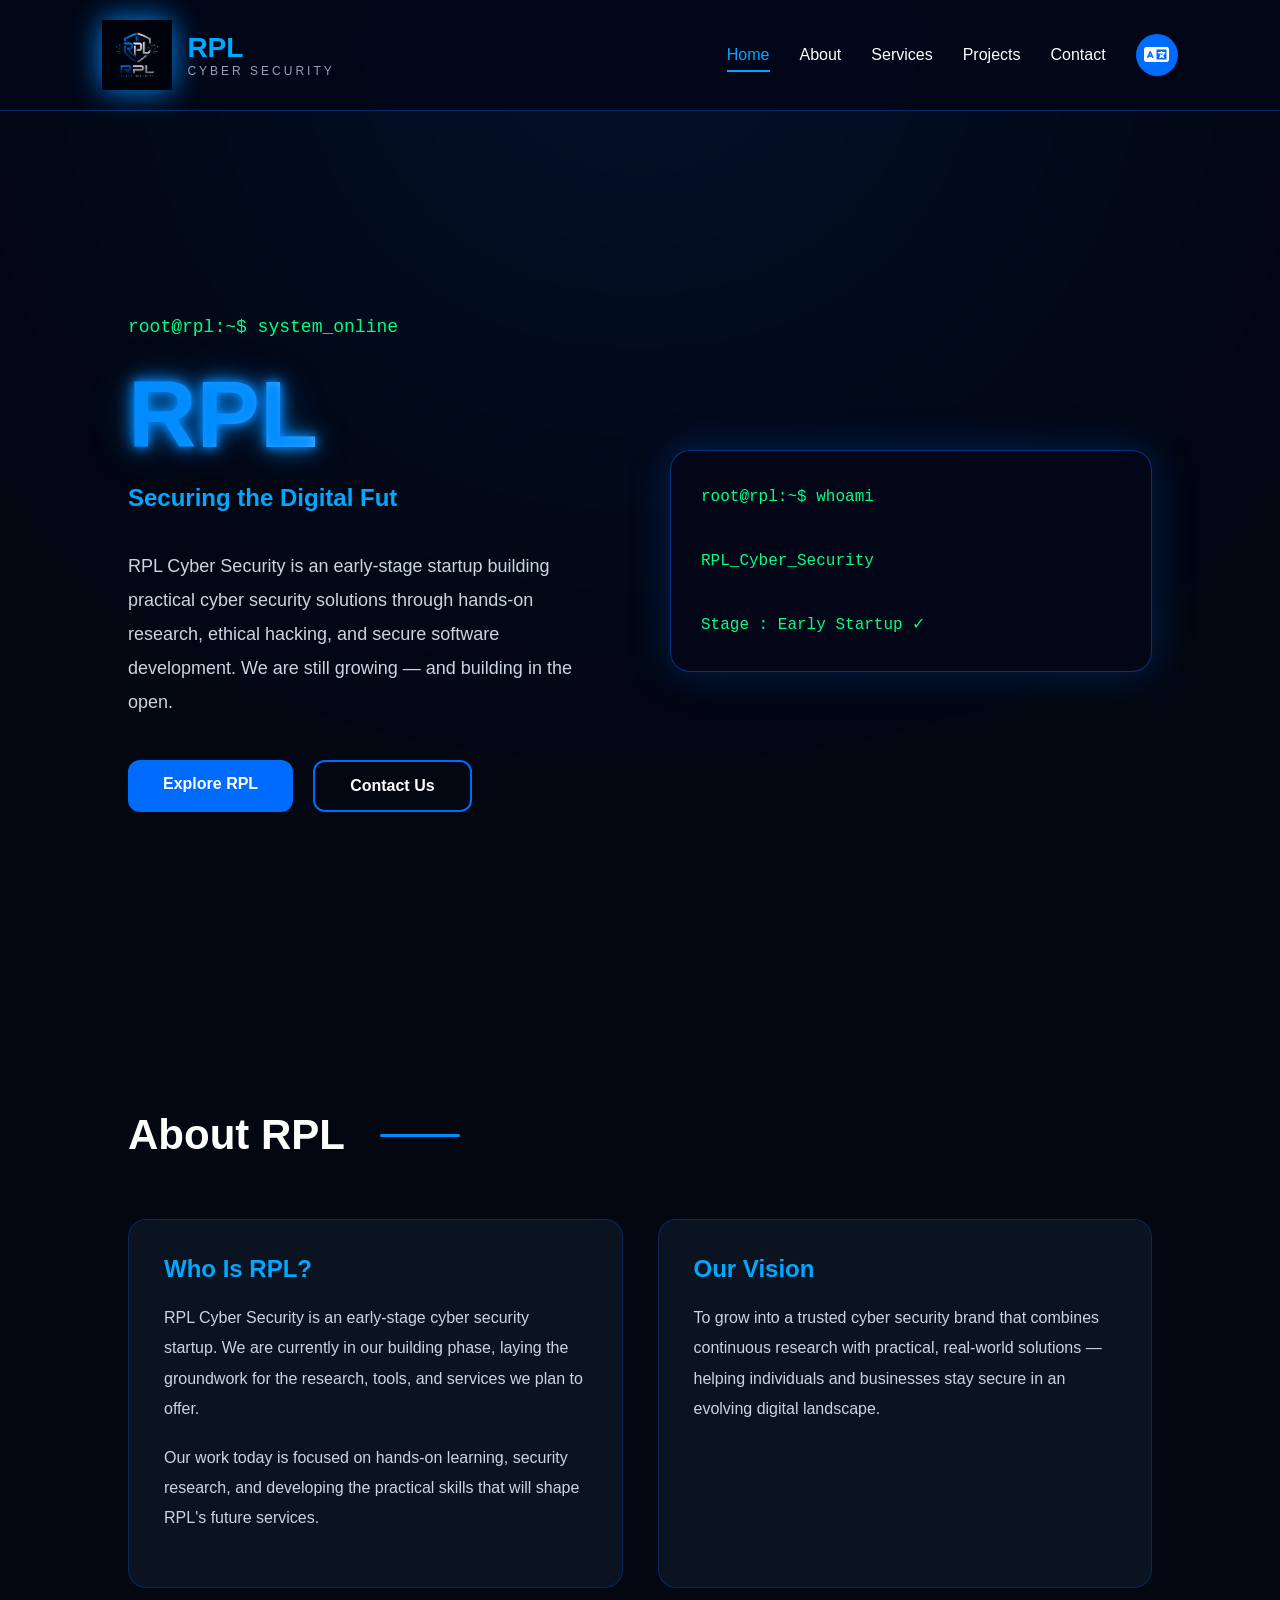
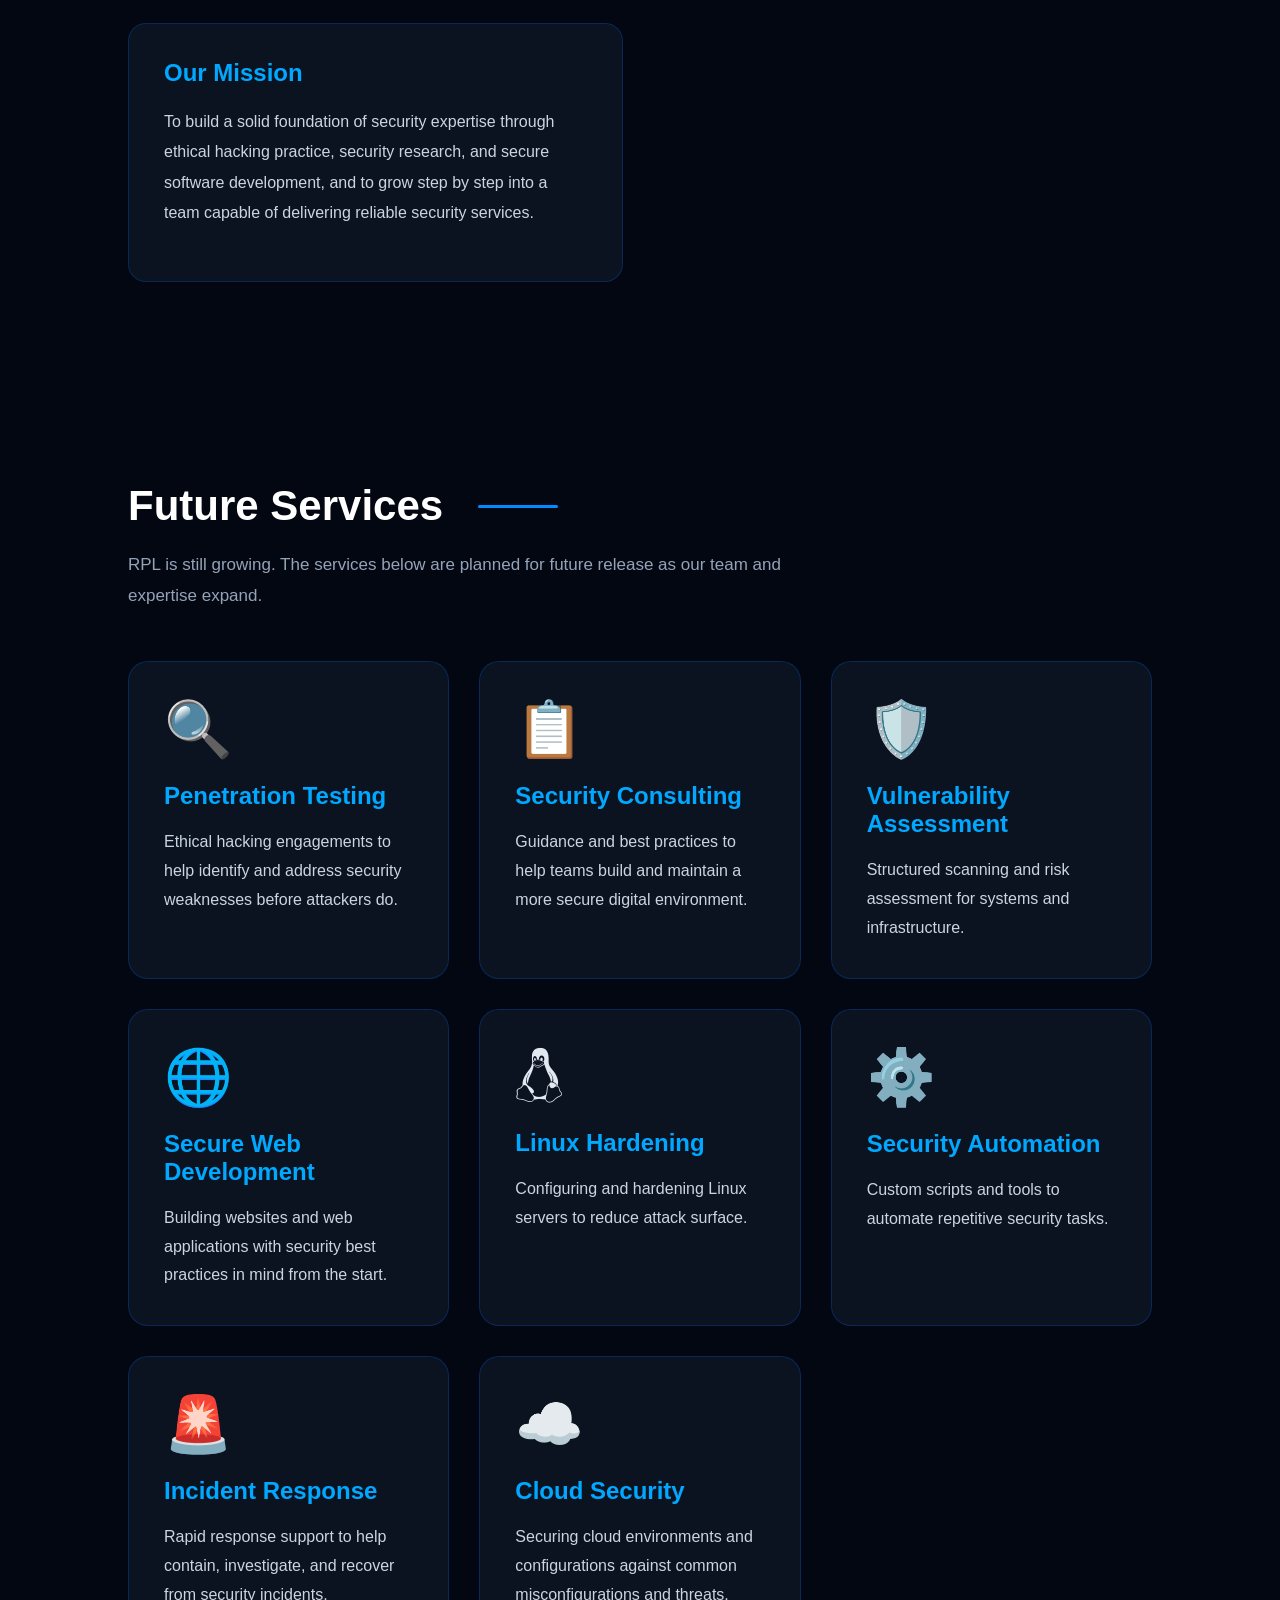
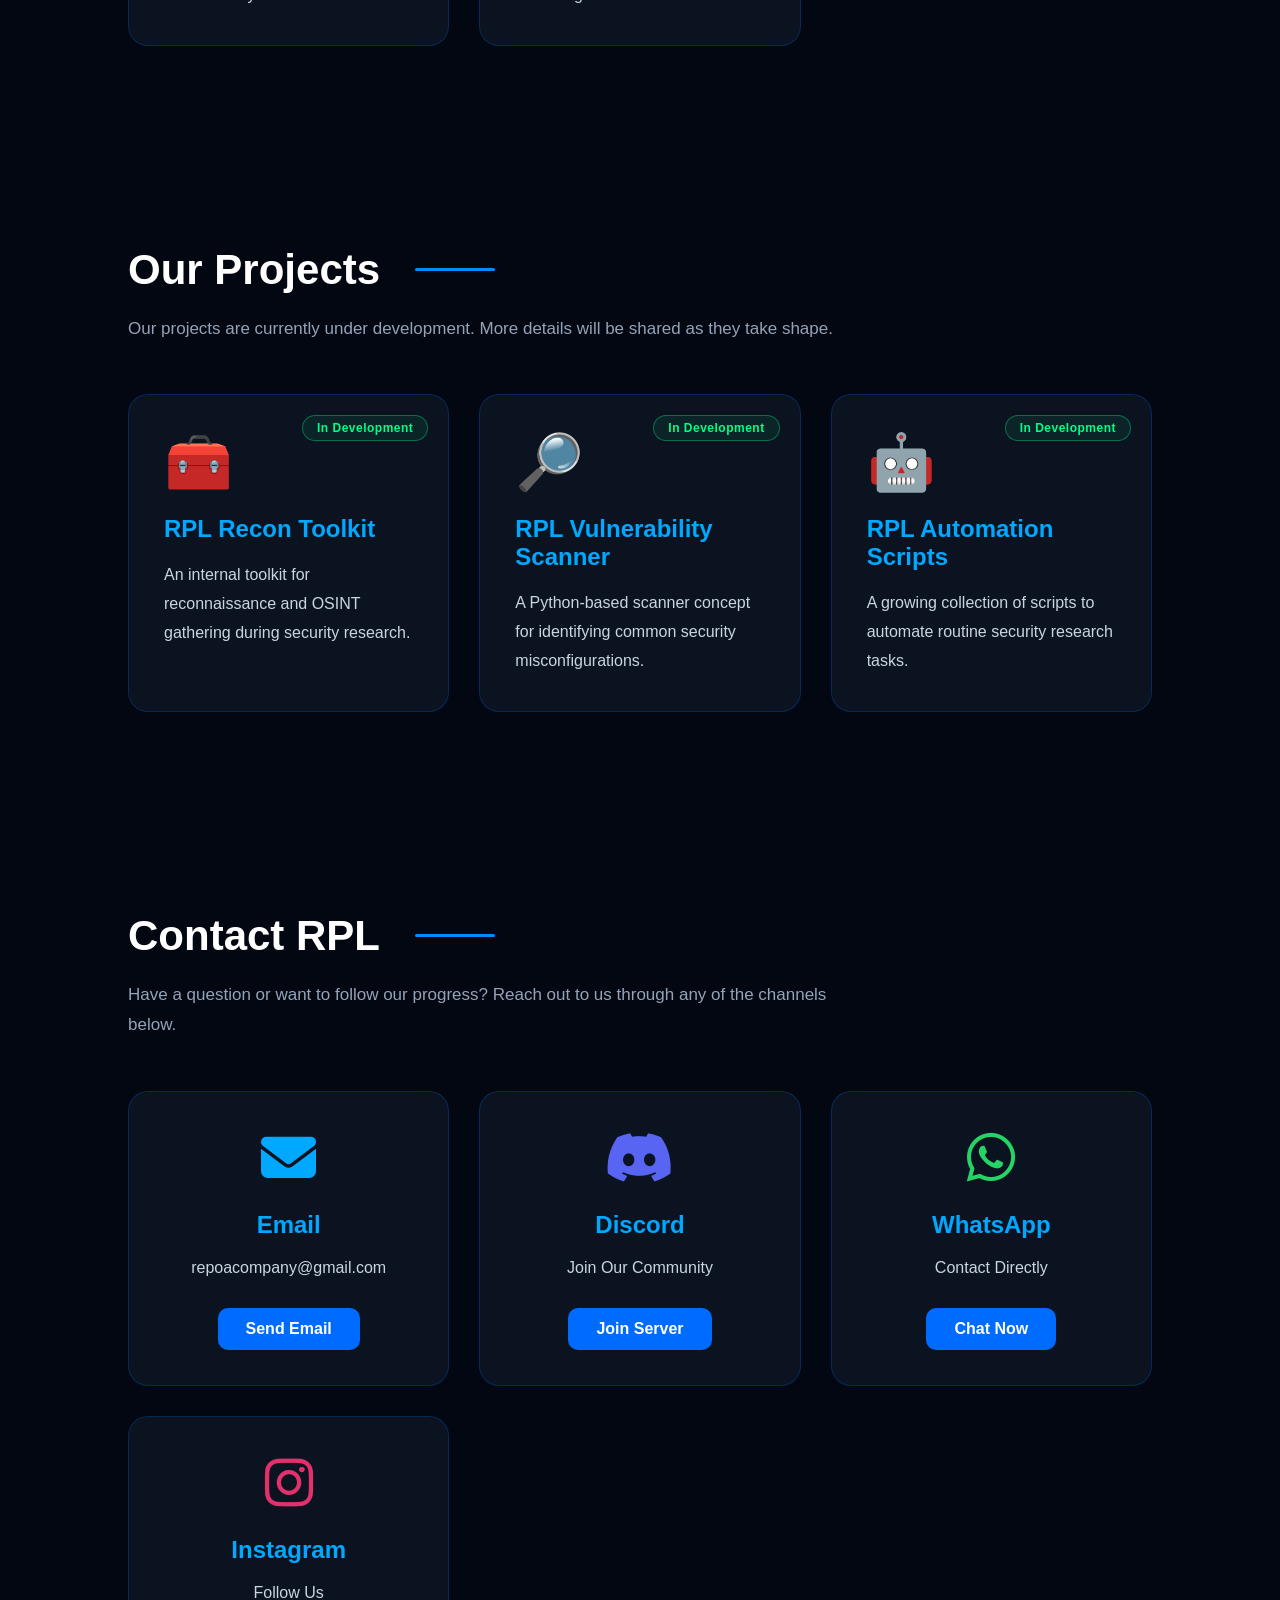
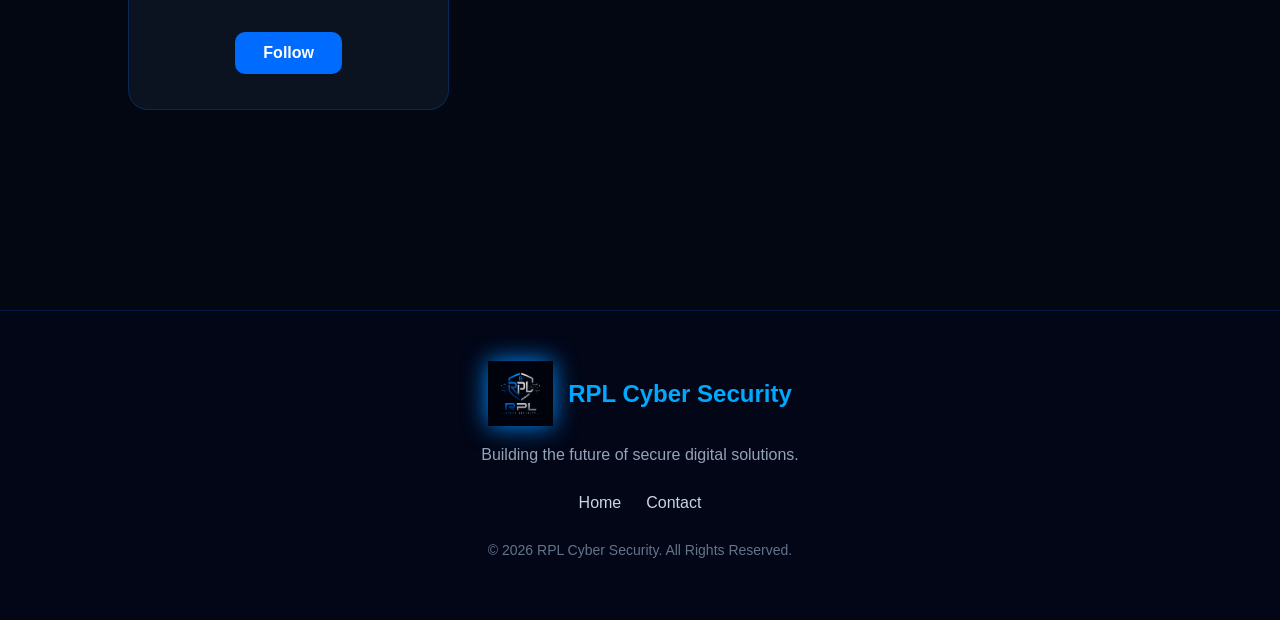
<file: index.html>
<!DOCTYPE html>
<html lang="en" dir="ltr">

<head>

<meta charset="UTF-8">
<meta name="viewport" content="width=device-width, initial-scale=1.0">

<title>RPL Cyber Security | Securing the Digital Future</title>

<meta name="description"
content="RPL Cyber Security is an early-stage cyber security startup building practical security solutions through research, ethical hacking, and secure software development.">

<meta name="keywords"
content="Cyber Security Startup, Security Research, Ethical Hacking, Penetration Testing, Linux Infrastructure, Network Security, Secure Software Development">

<meta name="author"
content="RPL Cyber Security">

<!-- Security headers (best-effort via meta; real HTTP headers should also be set at the hosting/CDN level, see notes at the end of this file) -->
<meta http-equiv="Content-Security-Policy"
content="default-src 'self'; style-src 'self' 'unsafe-inline' https://fonts.googleapis.com https://cdnjs.cloudflare.com; font-src 'self' https://fonts.gstatic.com https://cdnjs.cloudflare.com; img-src 'self' data:; script-src 'self'; connect-src 'self'; frame-ancestors 'none'; base-uri 'self'; form-action 'self'; object-src 'none'; upgrade-insecure-requests">
<meta name="referrer" content="strict-origin-when-cross-origin">
<meta http-equiv="X-Content-Type-Options" content="nosniff">

<link rel="icon"
href="RPL.png">

<meta property="og:title"
content="RPL Cyber Security | Securing the Digital Future">

<meta property="og:description"
content="An early-stage cyber security startup building practical security solutions through research, ethical hacking, and secure software development.">

<meta property="og:image"
content="RPL.png">

<meta property="og:type"
content="website">

<meta property="og:url"
content="https://itreppo.github.io/rpl/">

<link rel="preconnect"
href="https://fonts.googleapis.com">

<link rel="preconnect"
href="https://fonts.gstatic.com"
crossorigin>

<link href="https://fonts.googleapis.com/css2?family=Orbitron:wght@500;700&family=Inter:wght@300;400;500;600;700&display=swap"
rel="stylesheet">

<link rel="stylesheet"
href="style.css">

<link rel="stylesheet"
href="https://cdnjs.cloudflare.com/ajax/libs/font-awesome/6.5.1/css/all.min.css"
crossorigin="anonymous"
referrerpolicy="no-referrer">

</head>

<body>

<!-- Loader -->

<div class="loader">

<img src="RPL.png"
alt="RPL Logo">

<h2>

RPL CYBER SECURITY

</h2>

<p data-lang="loader_text">

Initializing Secure Environment...

</p>

</div>

<!-- Header -->

<header>

<div class="logo">

<img src="RPL.png"
alt="Logo">

<div>

<h2>

RPL

</h2>

<p>

CYBER SECURITY

</p>

</div>

</div>

<nav>

    <a href="#home" data-lang="nav_home">Home</a>

    <a href="#about" data-lang="nav_about">About</a>

    <a href="#services" data-lang="nav_services">Services</a>

    <a href="#projects" data-lang="nav_projects">Projects</a>

    <a href="#contact" data-lang="nav_contact">Contact</a>

    <button id="langBtn" aria-label="Change language" title="Change language">
        <i class="fa-solid fa-language"></i>
    </button>

</nav>

</header>

<!-- Hero -->

<section
class="hero"
id="home">

<div class="hero-left">

<p class="terminal" data-lang="hero_terminal">

root@rpl:~$ system_online

</p>

<h1>

RPL

</h1>

<h2 id="typing">

Securing the Digital Future

</h2>

<p data-lang="hero_desc">

RPL Cyber Security is an early-stage startup building
practical cyber security solutions through hands-on
research, ethical hacking, and secure software
development. We are still growing — and building in
the open.

</p>

<div class="hero-buttons">

<a href="#about"
class="btn"
data-lang="btn_explore">

Explore RPL

</a>

<a href="#contact"
class="btn outline"
data-lang="btn_contact">

Contact Us

</a>

</div>

</div>

<div class="hero-right">

<div class="terminal-box">

<pre id="terminal">

root@rpl:~$ whoami

RPL_Cyber_Security

root@rpl:~$ status

██████████████

Stage : Early Startup

Focus : Research & Build

System : Secure ✓

</pre>

</div>

</div>

</section>

<!-- ================= ABOUT ================= -->

<section id="about">

    <div class="section-title">

        <h2 data-lang="about_title">About RPL</h2>

    </div>

    <div class="about-container">

        <div class="about-card">

            <h3 data-lang="about_who_title">Who Is RPL?</h3>

            <p data-lang="about_who_p1">

                RPL Cyber Security is an early-stage cyber
                security startup. We are currently in our
                building phase, laying the groundwork for the
                research, tools, and services we plan to offer.

            </p>

            <p data-lang="about_who_p2">

                Our work today is focused on hands-on learning,
                security research, and developing the practical
                skills that will shape RPL's future services.

            </p>

        </div>

        <div class="about-card">

            <h3 data-lang="about_vision_title">Our Vision</h3>

            <p data-lang="about_vision_p1">

                To grow into a trusted cyber security brand that
                combines continuous research with practical,
                real-world solutions — helping individuals and
                businesses stay secure in an evolving digital
                landscape.

            </p>

        </div>

        <div class="about-card">

            <h3 data-lang="about_mission_title">Our Mission</h3>

            <p data-lang="about_mission_p1">

                To build a solid foundation of security expertise
                through ethical hacking practice, security
                research, and secure software development, and
                to grow step by step into a team capable of
                delivering reliable security services.

            </p>

        </div>

    </div>

</section>


<!-- ================= SERVICES ================= -->

<section id="services">

    <div class="section-title">

        <h2 data-lang="services_title">Future Services</h2>

    </div>

    <p class="section-subtitle" data-lang="services_subtitle">

        RPL is still growing. The services below are planned
        for future release as our team and expertise expand.

    </p>

    <div class="services-grid">

        <div class="service-card">

            <div class="icon">

                🔍

            </div>

            <h3 data-lang="service1_title">

                Penetration Testing

            </h3>

            <p data-lang="service1_desc">

                Ethical hacking engagements to help identify and
                address security weaknesses before attackers do.

            </p>

        </div>

        <div class="service-card">

            <div class="icon">

                📋

            </div>

            <h3 data-lang="service2_title">

                Security Consulting

            </h3>

            <p data-lang="service2_desc">

                Guidance and best practices to help teams build
                and maintain a more secure digital environment.

            </p>

        </div>

        <div class="service-card">

            <div class="icon">

                🛡️

            </div>

            <h3 data-lang="service3_title">

                Vulnerability Assessment

            </h3>

            <p data-lang="service3_desc">

                Structured scanning and risk assessment for
                systems and infrastructure.

            </p>

        </div>

        <div class="service-card">

            <div class="icon">

                🌐

            </div>

            <h3 data-lang="service4_title">

                Secure Web Development

            </h3>

            <p data-lang="service4_desc">

                Building websites and web applications with
                security best practices in mind from the start.

            </p>

        </div>

        <div class="service-card">

            <div class="icon icon-linux">

                <i class="fa-brands fa-linux"></i>

            </div>

            <h3 data-lang="service5_title">

                Linux Hardening

            </h3>

            <p data-lang="service5_desc">

                Configuring and hardening Linux servers to
                reduce attack surface.

            </p>

        </div>

        <div class="service-card">

            <div class="icon">

                ⚙️

            </div>

            <h3 data-lang="service6_title">

                Security Automation

            </h3>

            <p data-lang="service6_desc">

                Custom scripts and tools to automate repetitive
                security tasks.

            </p>

        </div>

        <div class="service-card">

            <div class="icon">

                🚨

            </div>

            <h3 data-lang="service7_title">

                Incident Response

            </h3>

            <p data-lang="service7_desc">

                Rapid response support to help contain, investigate,
                and recover from security incidents.

            </p>

        </div>

        <div class="service-card">

            <div class="icon">

                ☁️

            </div>

            <h3 data-lang="service8_title">

                Cloud Security

            </h3>

            <p data-lang="service8_desc">

                Securing cloud environments and configurations
                against common misconfigurations and threats.

            </p>

        </div>

    </div>

</section>

<!-- ================= PROJECTS ================= -->

<section id="projects">

    <div class="section-title">

        <h2 data-lang="projects_title">Our Projects</h2>

    </div>

    <p class="section-subtitle" data-lang="projects_subtitle">

        Our projects are currently under development. More
        details will be shared as they take shape.

    </p>

    <div class="services-grid">

        <div class="service-card">

            <span class="coming-soon status-dev" data-lang="status_dev">In Development</span>

            <div class="icon">

                🧰

            </div>

            <h3 data-lang="project1_title">RPL Recon Toolkit</h3>

            <p data-lang="project1_desc">An internal toolkit for reconnaissance and OSINT gathering during security research.</p>

        </div>

        <div class="service-card">

            <span class="coming-soon status-dev" data-lang="status_dev">In Development</span>

            <div class="icon">

                🔎

            </div>

            <h3 data-lang="project2_title">RPL Vulnerability Scanner</h3>

            <p data-lang="project2_desc">A Python-based scanner concept for identifying common security misconfigurations.</p>

        </div>

        <div class="service-card">

            <span class="coming-soon status-dev" data-lang="status_dev">In Development</span>

            <div class="icon">

                🤖

            </div>

            <h3 data-lang="project3_title">RPL Automation Scripts</h3>

            <p data-lang="project3_desc">A growing collection of scripts to automate routine security research tasks.</p>

        </div>

    </div>

</section>

<!-- ================= CONTACT ================= -->

<section id="contact">

    <div class="section-title">

        <h2 data-lang="contact_title">Contact RPL</h2>

    </div>

    <p class="section-subtitle" data-lang="contact_subtitle">

        Have a question or want to follow our progress? Reach
        out to us through any of the channels below.

    </p>

    <div class="contact-grid">

        <div class="contact-card">

            <div class="contact-icon icon-email">

                <i class="fa-solid fa-envelope"></i>

            </div>

            <h3 data-lang="contact_email_title">

                Email

            </h3>

            <p>

                repoacompany@gmail.com

            </p>

            <a href="mailto:repoacompany@gmail.com"
               data-lang="btn_send_email">

                Send Email

            </a>

        </div>



        <div class="contact-card">

            <div class="contact-icon icon-discord">

                <i class="fa-brands fa-discord"></i>

            </div>

            <h3 data-lang="contact_discord_title">

                Discord

            </h3>

            <p data-lang="contact_discord_desc">

                Join Our Community

            </p>

            <a href="https://discord.gg/FKMPZngNMP"
               target="_blank"
               rel="noopener noreferrer"
               data-lang="btn_join_server">

                Join Server

            </a>

        </div>



        <div class="contact-card">

            <div class="contact-icon icon-whatsapp">

                <i class="fa-brands fa-whatsapp"></i>

            </div>

            <h3 data-lang="contact_whatsapp_title">

                WhatsApp

            </h3>

            <p data-lang="contact_whatsapp_desc">

                Contact Directly

            </p>

            <a href="https://wa.me/201203408153"
               target="_blank"
               rel="noopener noreferrer"
               data-lang="btn_chat_now">

                Chat Now

            </a>

        </div>



        <div class="contact-card">

            <div class="contact-icon icon-instagram">

                <i class="fa-brands fa-instagram"></i>

            </div>

            <h3 data-lang="contact_instagram_title">

                Instagram

            </h3>

            <p data-lang="contact_instagram_desc">

                Follow Us

            </p>

            <a href="https://instagram.com/repoacompany"
               target="_blank"
               rel="noopener noreferrer"
               data-lang="btn_follow_now">

                Follow

            </a>

        </div>

    </div>

</section>

<!-- ================= BACK TO TOP ================= -->

<button id="topBtn">

    ↑

</button>

<!-- ================= FOOTER ================= -->

<footer>

    <div class="footer-logo">

        <img src="RPL.png"
             alt="RPL Logo">

        <h2>

            RPL Cyber Security

        </h2>

    </div>

    <p data-lang="footer_desc">

        Building the future of secure digital solutions.

    </p>

    <div class="footer-links">

        <a href="#home" data-lang="footer_home">

            Home

        </a>

        <a href="#contact" data-lang="footer_contact">

            Contact

        </a>

    </div>

    <p class="copyright">

        © <span id="year"></span> RPL Cyber Security.
        <span data-lang="footer_rights">All Rights Reserved.</span>

    </p>

</footer>

<!-- ================= JAVASCRIPT ================= -->

<script src="script.js"></script>

</body>

</html>
</file>
<file: style.css>
/* =========================
   RPL CYBER SECURITY V2
========================= */

*{
    margin:0;
    padding:0;
    box-sizing:border-box;
}

html{
    scroll-behavior:smooth;
}

/* =========================
   THEME VARIABLES
   Dark mode = default (matches the original design 1:1)
   Light mode = [data-theme="light"] override
========================= */

:root{

    --bg-body:#030712;
    --bg-deep:#020617;
    --bg-card:#0b1220;
    --bg-card2:#08101d;

    --text-main:#ffffff;
    --text-muted:#94a3b8;
    --text-secondary:#cbd5e1;
    --text-tertiary:#e2e8f0;
    --text-faint:#64748b;

    --header-bg:rgba(2,6,23,.85);

    --accent:#006cff;
    --accent-text:#00a8ff;
    --terminal-green:#00ff88;
    --hero-gradient-end:#ffffff;

    --shine:rgba(255,255,255,.05);
    --shine-strong:rgba(255,255,255,.3);

    --glow-opacity:.18;
    --card-border-alpha:.25;

}

body{

    background:var(--bg-body);
    color:var(--text-main);

    font-family:'Inter',sans-serif;

    overflow-x:hidden;

    transition:background-color .4s ease, color .4s ease;

}

/* Scrollbar */

::-webkit-scrollbar{

    width:8px;

}

::-webkit-scrollbar-track{

    background:var(--bg-deep);

}

::-webkit-scrollbar-thumb{

    background:var(--accent);
    border-radius:20px;

}

::-webkit-scrollbar-thumb:hover{

    background:#0095ff;

}

/* Background Glow */

body::before{

    content:"";

    position:fixed;

    width:650px;
    height:650px;

    border-radius:50%;

    background:var(--accent);

    filter:blur(220px);

    opacity:var(--glow-opacity);

    left:50%;
    top:-320px;

    transform:translateX(-50%);

    z-index:-2;

}

/* Loader */

.loader{

    position:fixed;

    inset:0;

    background:var(--bg-deep);

    display:flex;

    justify-content:center;
    align-items:center;

    flex-direction:column;

    z-index:99999;

    animation:loaderHide 2.5s forwards;

}

.loader img{

    width:130px;

    filter:drop-shadow(0 0 30px #008cff);

    animation:logoFloat 2s infinite;

}

.loader h2{

    margin:20px 0;

    color:var(--accent-text);

    font-family:'Orbitron',sans-serif;

}

.loader p{

    color:var(--text-muted);

}

@keyframes logoFloat{

    0%,100%{

        transform:translateY(0);

    }

    50%{

        transform:translateY(-10px);

    }

}

@keyframes loaderHide{

    0%,80%{

        opacity:1;

    }

    100%{

        opacity:0;
        visibility:hidden;

    }

} 

/* =========================
        HEADER
========================= */

header{

    position:sticky;

    top:0;

    width:100%;

    padding:20px 8%;

    display:flex;

    justify-content:space-between;

    align-items:center;

    background:var(--header-bg);

    backdrop-filter:blur(15px);

    border-bottom:1px solid rgba(0,108,255,.35);

    z-index:999;

}

.logo{

    display:flex;

    align-items:center;

    gap:15px;

}

.logo img{

    width:70px;

    height:70px;

    object-fit:contain;

    filter:drop-shadow(0 0 15px #008cff);

}

.logo h2{

    font-family:'Orbitron',sans-serif;

    color:var(--accent-text);

    font-size:28px;

}

.logo p{

    color:var(--text-muted);

    font-size:12px;

    letter-spacing:3px;

}

/* Navigation */

nav{

    display:flex;

    align-items:center;

    gap:30px;

}

nav a{

    color:var(--text-main);

    text-decoration:none;

    transition:.3s;

    font-weight:500;

    position:relative;

}

nav a::after{

    content:"";

    position:absolute;

    left:0;

    bottom:-8px;

    width:0;

    height:2px;

    background:var(--accent-text);

    transition:.3s;

}

nav a:hover{

    color:var(--accent-text);

}

nav a:hover::after{

    width:100%;

}

/* =========================
        HERO
========================= */

.hero{

    min-height:100vh;

    display:grid;

    grid-template-columns:1fr 1fr;

    align-items:center;

    gap:60px;

    padding:80px 10%;

}

.hero-left{

    animation:fadeLeft 1s;

}

.hero-left .terminal{

    color:var(--terminal-green);

    font-family:monospace;

    margin-bottom:15px;

}

.hero-left h1{

    font-family:'Orbitron',sans-serif;

    font-size:95px;

    background:linear-gradient(90deg,#008cff,var(--hero-gradient-end));

    -webkit-background-clip:text;

    color:transparent;

    margin-bottom:15px;

}

.hero-left h2{

    color:var(--accent-text);

    margin-bottom:25px;

    min-height:40px;

}

.hero-left p{

    color:var(--text-secondary);

    line-height:1.9;

    font-size:18px;

}

.hero-buttons{

    display:flex;

    gap:20px;

    margin-top:40px;

}

.btn{

    padding:15px 35px;

    border-radius:12px;

    background:var(--accent);

    color:white;

    text-decoration:none;

    transition:.3s;

    font-weight:600;

}

.btn:hover{

    transform:translateY(-6px);

    box-shadow:0 0 25px #006cff;

}

.outline{

    background:transparent;

    border:2px solid var(--accent);

}

.outline:hover{

    background:var(--accent);

}

.hero-right{

    display:flex;

    justify-content:center;

}

.terminal-box{

    width:100%;

    max-width:520px;

    background:var(--bg-deep);

    border:1px solid rgba(0,108,255,.45);

    border-radius:20px;

    padding:30px;

    box-shadow:0 0 40px rgba(0,108,255,.25);

}

.terminal-box pre{

    color:var(--terminal-green);

    font-family:Consolas,monospace;

    line-height:2;

    white-space:pre-wrap;

}

/* Animations */

@keyframes fadeLeft{

    from{

        opacity:0;

        transform:translateX(-40px);

    }

    to{

        opacity:1;

        transform:translateX(0);

    }

}

/* =========================
      SECTION TITLE
========================= */

section{

    padding:100px 10%;

}

.section-title{

    display:flex;

    align-items:center;

    gap:20px;

    margin-bottom:60px;

}

.section-title h2{

    font-size:42px;

    color:var(--text-main);

    font-family:'Orbitron',sans-serif;

}

/* =========================
      SECTION SUBTITLE
========================= */

.section-subtitle{

    color:var(--text-muted);

    font-size:17px;

    line-height:1.8;

    max-width:720px;

    margin-top:-40px;

    margin-bottom:50px;

}

/* =========================
        ABOUT
========================= */

.about-container{

    display:grid;

    grid-template-columns:repeat(auto-fit,minmax(320px,1fr));

    gap:35px;

}

.about-card{

    background:var(--bg-card);

    border:1px solid rgba(0,108,255,var(--card-border-alpha));

    border-radius:18px;

    padding:35px;

    transition:.35s;

}

.about-card:hover{

    transform:translateY(-10px);

    border-color:#008cff;

    box-shadow:0 0 25px rgba(0,140,255,.25);

}

.about-card h3{

    color:var(--accent-text);

    margin-bottom:20px;

    font-size:24px;

}

.about-card p{

    color:var(--text-secondary);

    line-height:1.9;

    margin-bottom:18px;

}

.about-card ul{

    list-style:none;

}

.about-card li{

    margin:15px 0;

    color:var(--text-tertiary);

}

/* =========================
        SKILLS
========================= */

.skills-grid{

    display:grid;

    grid-template-columns:repeat(auto-fit,minmax(270px,1fr));

    gap:30px;

}

.skill-card{

    background:var(--bg-card);

    border:1px solid rgba(0,108,255,var(--card-border-alpha));

    border-radius:20px;

    padding:35px;

    transition:.35s;

}

.skill-card:hover{

    transform:translateY(-12px);

    border-color:#00a8ff;

    box-shadow:0 0 30px rgba(0,140,255,.25);

}

.skill-card .icon{

    font-size:55px;

    margin-bottom:20px;

}

.skill-card h3{

    color:var(--accent-text);

    margin-bottom:18px;

    font-size:24px;

}

.skill-card p{

    color:var(--text-secondary);

    line-height:1.8;

}

/* =========================
        SERVICES
========================= */

.services-grid{

    display:grid;

    grid-template-columns:repeat(auto-fit,minmax(270px,1fr));

    gap:30px;

}

.service-card{

    position:relative;

    background:var(--bg-card);

    border:1px solid rgba(0,108,255,var(--card-border-alpha));

    border-radius:20px;

    padding:35px;

    transition:.35s;

}

.coming-soon{

    position:absolute;

    top:20px;

    right:20px;

    padding:5px 14px;

    border-radius:30px;

    font-size:12px;

    font-weight:600;

    letter-spacing:.5px;

    color:var(--accent-text);

    background:rgba(0,108,255,.12);

    border:1px solid rgba(0,108,255,.4);

}

.coming-soon.status-dev{

    color:var(--terminal-green);

    background:rgba(0,255,136,.08);

    border-color:rgba(0,255,136,.35);

}

.service-card:hover{

    transform:translateY(-12px);

    border-color:#00a8ff;

    box-shadow:0 0 30px rgba(0,140,255,.25);

}

.service-card .icon{

    font-size:55px;

    margin-bottom:20px;

}

.service-card h3{

    color:var(--accent-text);

    margin-bottom:18px;

    font-size:24px;

}

.service-card p{

    color:var(--text-secondary);

    line-height:1.8;

}

/* =========================
        ROADMAP
========================= */

.roadmap-grid{

    display:grid;

    grid-template-columns:repeat(auto-fit,minmax(270px,1fr));

    gap:30px;

}

.roadmap-card{

    position:relative;

    background:var(--bg-card);

    border:1px solid rgba(0,108,255,var(--card-border-alpha));

    border-left:3px solid var(--accent);

    border-radius:20px;

    padding:35px;

    transition:.35s;

}

.roadmap-card:hover{

    transform:translateY(-8px);

    border-color:#00a8ff;

    box-shadow:0 0 25px rgba(0,140,255,.2);

}

.roadmap-card h3{

    color:var(--accent-text);

    margin:16px 0 12px;

    font-size:22px;

}

.roadmap-card p{

    color:var(--text-secondary);

    line-height:1.8;

}

.roadmap-status{

    display:inline-block;

    padding:5px 14px;

    border-radius:30px;

    font-size:12px;

    font-weight:600;

    letter-spacing:.5px;

}

.status-progress{

    color:var(--terminal-green);

    background:rgba(0,255,136,.08);

    border:1px solid rgba(0,255,136,.35);

}

.status-planned{

    color:var(--text-muted);

    background:rgba(148,163,184,.1);

    border:1px solid rgba(148,163,184,.3);

}

/* =========================
        CONTACT
========================= */

.contact-grid{

    display:grid;

    grid-template-columns:repeat(auto-fit,minmax(270px,1fr));

    gap:30px;

}

.contact-card{

    background:var(--bg-card);

    border:1px solid rgba(0,108,255,var(--card-border-alpha));

    border-radius:20px;

    padding:35px;

    text-align:center;

    transition:.35s;

}

.contact-card:hover{

    transform:translateY(-12px);

    border-color:#00a8ff;

    box-shadow:0 0 30px rgba(0,140,255,.25);

}

.contact-icon{

    font-size:55px;

    margin-bottom:20px;

    transition:.3s;

}

.contact-icon i,
.skill-card .icon i,
.service-card .icon i{

    font-size:inherit;

}

/* Brand colors for contact icons */

.icon-email{ color:var(--accent-text); }
.icon-discord{ color:#5865F2; }
.icon-whatsapp{ color:#25D366; }
.icon-instagram{ color:#E1306C; }

.contact-card:hover .contact-icon{

    transform:scale(1.12) translateY(-4px);

}

/* Brand colors for expertise/services icons */

.icon-linux{ color:var(--text-tertiary); }
.icon-python{ color:#3776AB; }

.contact-card h3{

    color:var(--accent-text);

    margin-bottom:15px;

    font-size:24px;

}

.contact-card p{

    color:var(--text-secondary);

    margin-bottom:25px;

    line-height:1.8;

}

.contact-card a{

    display:inline-block;

    text-decoration:none;

    background:var(--accent);

    color:#fff;

    padding:12px 28px;

    border-radius:10px;

    transition:.3s;

    font-weight:600;

}

.contact-card a:hover{

    background:#008cff;

    transform:translateY(-3px);

}

/* =========================
        TOP BUTTON
========================= */

#topBtn{

    position:fixed;

    bottom:30px;

    right:30px;

    width:55px;

    height:55px;

    border:none;

    border-radius:50%;

    background:var(--accent);

    color:#fff;

    font-size:22px;

    cursor:pointer;

    display:none;

    transition:.3s;

    box-shadow:0 0 20px rgba(0,108,255,.45);

    z-index:999;

}

#topBtn:hover{

    transform:translateY(-6px);

    background:#008cff;

}

/* =========================
          FOOTER
========================= */

footer{

    margin-top:100px;

    padding:50px 10%;

    text-align:center;

    border-top:1px solid rgba(0,108,255,.2);

    background:var(--bg-deep);

}

.footer-logo{

    display:flex;

    justify-content:center;

    align-items:center;

    gap:15px;

    margin-bottom:20px;

}

.footer-logo img{

    width:65px;

    filter:drop-shadow(0 0 12px #008cff);

}

.footer-logo h2{

    font-family:'Orbitron',sans-serif;

    color:var(--accent-text);

}

footer p{

    color:var(--text-muted);

    margin:12px 0;

}

.footer-links{

    display:flex;

    justify-content:center;

    gap:25px;

    margin:30px 0;

    flex-wrap:wrap;

}

.footer-links a{

    text-decoration:none;

    color:var(--text-secondary);

    transition:.3s;

}

.footer-links a:hover{

    color:var(--accent-text);

}

.copyright{

    margin-top:25px;

    font-size:14px;

    color:var(--text-faint);

}

/* =========================
      RESPONSIVE DESIGN
========================= */

@media (max-width:1100px){

.hero{

    grid-template-columns:1fr;

    text-align:center;

    gap:60px;

}

.hero-left{

    order:2;

}

.hero-right{

    order:1;

}

.hero-buttons{

    justify-content:center;

}

.hero-left h1{

    font-size:70px;

}

header{

    flex-direction:column;

    gap:20px;

}

nav{

    flex-wrap:wrap;

    justify-content:center;

}

}

@media (max-width:768px){

section{

    padding:80px 7%;

}

.logo{

    flex-direction:column;

    text-align:center;

}

.logo img{

    width:60px;

}

.logo h2{

    font-size:24px;

}

nav{

    gap:15px;

}

nav a{

    font-size:15px;

}

.hero{

    padding-top:150px;

}

.hero-left h1{

    font-size:55px;

}

.hero-left h2{

    font-size:24px;

}

.hero-left p{

    font-size:16px;

}

.hero-buttons{

    flex-direction:column;

    align-items:center;

}

.btn{

    width:220px;

    text-align:center;

}

.section-title{

    flex-direction:column;

    text-align:center;

}

.section-title h2{

    font-size:34px;

}

.about-container,

.skills-grid,

.services-grid,

.roadmap-grid,

.contact-grid{

    grid-template-columns:1fr;

}

.coming-soon{

    position:static;

    display:inline-block;

    margin-bottom:15px;

}

.terminal-box{

    padding:20px;

}

.terminal-box pre{

    font-size:14px;

}

}

@media (max-width:480px){

body{

    font-size:15px;

}

.hero-left h1{

    font-size:42px;

}

.hero-left h2{

    font-size:20px;

}

.hero-left p{

    font-size:15px;

}

.logo img{

    width:50px;

}

.logo h2{

    font-size:20px;

}

nav{

    gap:10px;

}

nav a{

    font-size:14px;

}

.skill-card,

.service-card,

.contact-card{

    padding:25px;

}

.footer-links{

    flex-direction:column;

    gap:15px;

}

#topBtn{

    width:45px;

    height:45px;

    right:20px;

    bottom:20px;

}

}

/* =========================
      SCROLL ANIMATIONS
========================= */

.fade-up{

    opacity:0;

    transform:translateY(60px);

    transition:all .8s ease;

}

.fade-up.show{

    opacity:1;

    transform:translateY(0);

}

.fade-left{

    opacity:0;

    transform:translateX(-60px);

    transition:all .8s ease;

}

.fade-left.show{

    opacity:1;

    transform:translateX(0);

}

.fade-right{

    opacity:0;

    transform:translateX(60px);

    transition:all .8s ease;

}

.fade-right.show{

    opacity:1;

    transform:translateX(0);

}

/* =========================
      HOVER EFFECTS
========================= */

.skill-card,
.service-card,
.contact-card,
.about-card{

    position:relative;

    overflow:hidden;

}

.skill-card::before,
.service-card::before,
.contact-card::before,
.about-card::before{

    content:"";

    position:absolute;

    top:0;

    left:-100%;

    width:100%;

    height:100%;

    background:linear-gradient(
        120deg,
        transparent,
        var(--shine),
        transparent
    );

    transition:.8s;

}

.skill-card:hover::before,
.service-card:hover::before,
.contact-card:hover::before,
.about-card:hover::before{

    left:100%;

}

/* =========================
        GLOW
========================= */

.hero h1{

    text-shadow:
    0 0 10px #008cff,
    0 0 20px #008cff,
    0 0 40px rgba(0,140,255,.35);

}

.logo img:hover{

    transform:rotate(6deg) scale(1.05);

    transition:.4s;

}

/* =========================
      BUTTON EFFECT
========================= */

.btn{

    position:relative;

    overflow:hidden;

}

.btn::after{

    content:"";

    position:absolute;

    left:-120%;

    top:0;

    width:120%;

    height:100%;

    background:linear-gradient(
        90deg,
        transparent,
        var(--shine-strong),
        transparent
    );

    transition:.6s;

}

.btn:hover::after{

    left:120%;

}

/* =========================
      TERMINAL
========================= */

.terminal-box{

    animation:terminalFloat 4s ease-in-out infinite;

}

@keyframes terminalFloat{

    0%{

        transform:translateY(0);

    }

    50%{

        transform:translateY(-10px);

    }

    100%{

        transform:translateY(0);

    }

}

/* =========================
      SELECTION
========================= */

::selection{

    background:#008cff;

    color:white;

}

/* =========================
      FINAL EFFECTS
========================= */

/* Smooth image animation */

img{

    user-select:none;

    -webkit-user-drag:none;

    transition:.35s;

}

/* Links */

a{

    transition:.3s;

}

/* Better focus */

button,
a{

    outline:none;

}

/* Small glow */

.skill-card:hover,
.service-card:hover,
.contact-card:hover,
.about-card:hover{

    box-shadow:
    0 0 15px rgba(0,108,255,.20),
    0 0 35px rgba(0,108,255,.18);

}

/* Glass */

header{

    backdrop-filter:blur(18px);

}

/* Sections */

section{

    position:relative;

}

/* Blue line */

.section-title::after{

    content:"";

    width:80px;

    height:3px;

    background:#008cff;

    margin-left:15px;

    border-radius:50px;

}

/* Footer */

footer{

    overflow:hidden;

}

/* Loader Fade */

.loader.hide{

    opacity:0;

    visibility:hidden;

    pointer-events:none;

    transition:1s;

}

/* Top Button */

#topBtn.show{

    display:block;

    animation:topFade .4s;

}

@keyframes topFade{

    from{

        opacity:0;

        transform:translateY(20px);

    }

    to{

        opacity:1;

        transform:translateY(0);

    }

}

/* Floating */

@keyframes floatCard{

    0%{

        transform:translateY(0);

    }

    50%{

        transform:translateY(-5px);

    }

    100%{

        transform:translateY(0);

    }

}

.skill-card:nth-child(3){

    animation:floatCard 6s infinite;

}

/* Performance */

html{

    scroll-padding-top:90px;

}

body{

    text-rendering:optimizeLegibility;

}

/* ==========================
      LANGUAGE BUTTON
========================== */

#langBtn{

    display:flex;

    align-items:center;

    justify-content:center;

    width:42px;

    height:42px;

    padding:0;

    background:var(--accent);

    color:#fff;

    border:none;

    border-radius:50%;

    cursor:pointer;

    font-size:20px;

    transition:.3s;

}

#langBtn:hover{

    background:#008cff;

    transform:translateY(-2px);

}

html[dir="rtl"]{

    direction:rtl;

}

html[dir="rtl"] nav{

    flex-direction:row-reverse;

}

html[dir="rtl"] .hero{

    direction:rtl;

}

html[dir="rtl"] .hero-buttons{

    justify-content:flex-end;

}

/* ==========================
      ACTIVE NAV LINK
========================== */

nav a.active{

    color:var(--accent-text);

}

nav a.active::after{

    width:100%;

}
</file>
